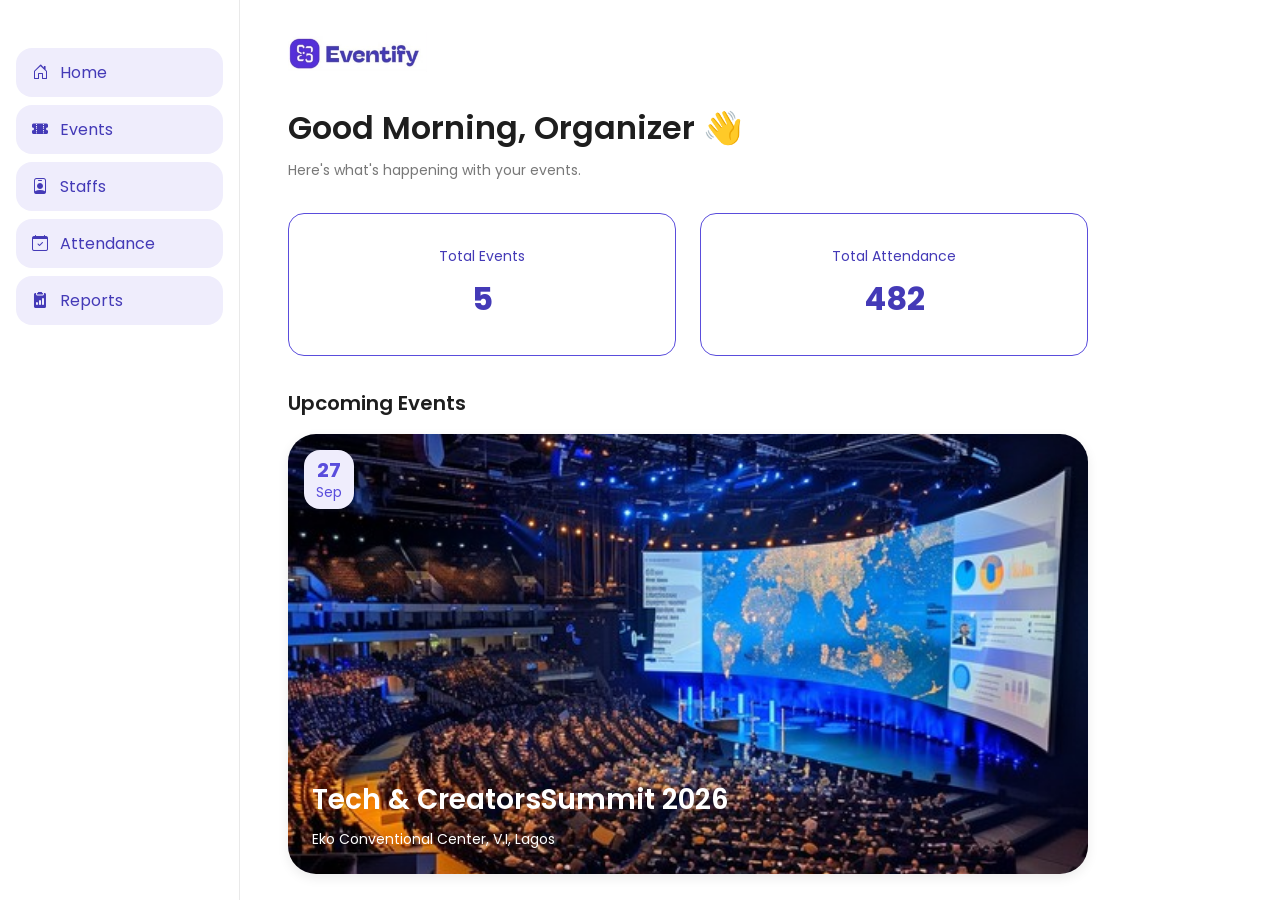
<file: index.html>
<!DOCTYPE html>
<html lang="en">
<head>
    <meta charset="UTF-8">
    <meta name="viewport" content="width=device-width, initial-scale=1.0">
    <title>Eventify-home</title>
    <link rel="stylesheet" href="https://cdn.jsdelivr.net/npm/bootstrap-icons@1.11.3/font/bootstrap-icons.css">
    <link rel="stylesheet" href="style.css">
</head>
<body class="home">

<header class="top-bar">
    <a href="index.html" class="brand">
    <img src="images/full-logo-img.jpeg" alt="Eventifylogo">
</a>
</header>

<main>
<section class="greeting">
<h1>Good Morning, Organizer 👋 </h1>
<p>Here's what's happening with your events.</p>
</section>

<section class="stats">
<div class="stat-card">
<p>Total Events</p>
<strong>5</strong>
</div>

<div class="stat-card">
<p>Total Attendance</p>
<strong>482</strong>
</div>
</section>

<section class="upcoming">
<h2>Upcoming Events</h2>

<a href="eventdetails.html">
    <article class="event-card">
<img src="images/event-img.jpeg" alt="Tech & Creators Summit 2026">
</a>

<div class="date-badge">
<strong>27</strong>
<span>Sep</span>
</div>

<div class="event-info">
<h3>Tech &amp; CreatorsSummit 2026</h3>
<p> Eko  Conventional Center, V.I, Lagos</p>
</div>
</article>
</section>

<nav class="bottom-nav">
<a href="index.html" class="nav-item active">
<i class="bi bi-house-door"></i>
<span>Home</span>
</a>

<a href="createnewevent.html" class="nav-item active">
<i class="bi bi-ticket-perforated-fill"></i>
<span>Events</span>
</a>

<a href="#" class="nav-item active">
<i class="bi bi-person-badge"></i>
<span>Staffs</span>
</a>

<a href="uploadticketcode.html" class="nav-item active">
<i class="bi bi-calendar-check"></i>
<span>Attendance</span>
</a>

<a href="#" class="nav-item active">
<i class="bi bi-clipboard2-data-fill"></i>
<span>Reports</span>
</a>
</nav>
</main>



<script src="js/main.js"></script>
</body>
</html>
</file>
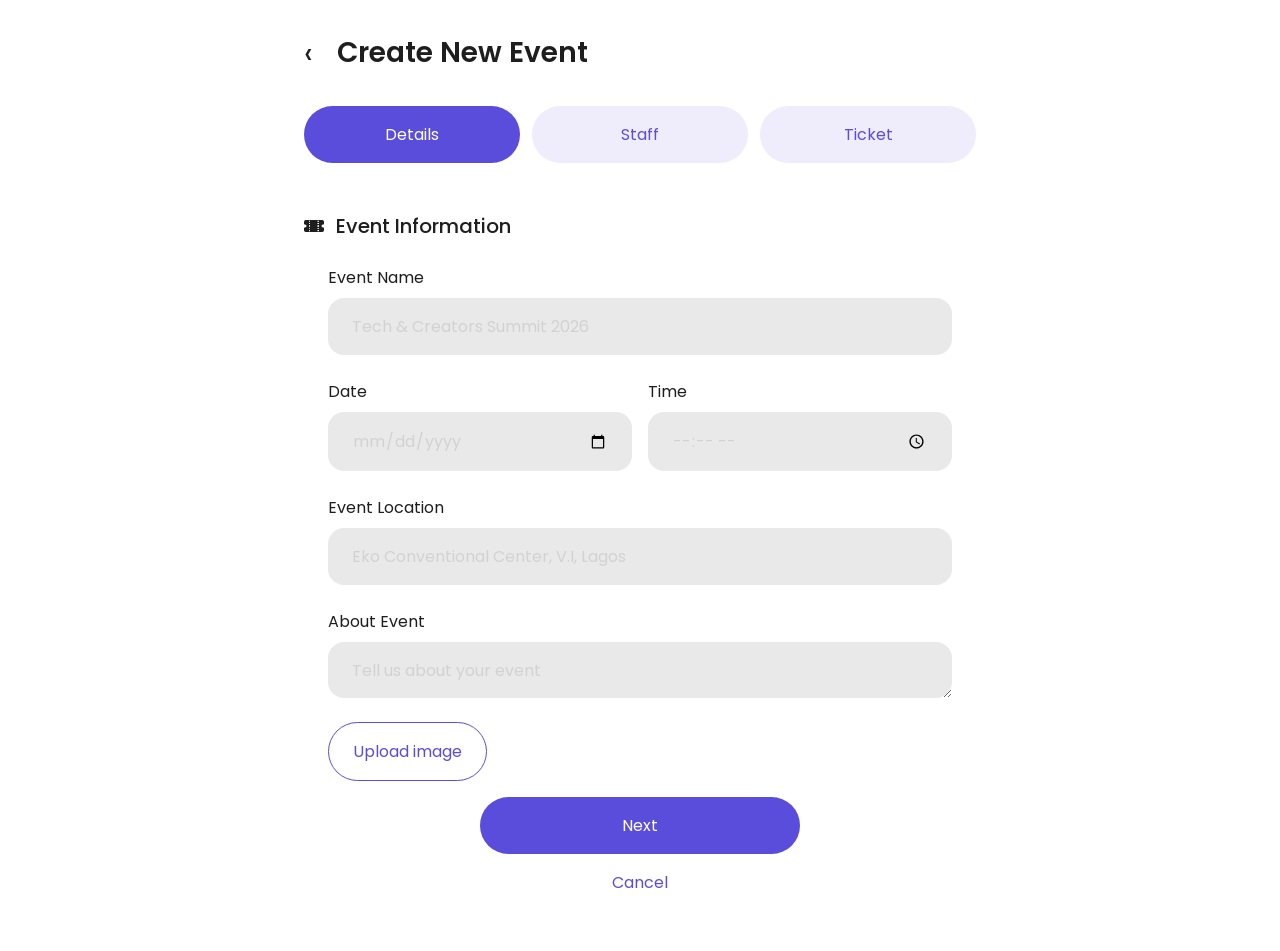
<file: createnewevent.html>
<!DOCTYPE html>
<html lang="en">
<head>
    <meta charset="UTF-8">
    <meta name="viewport" content="width=device-width, initial-scale=1.0">
    <title>Eventify-Create New Event</title>
    <link rel="stylesheet" href="https://cdn.jsdelivr.net/npm/bootstrap-icons@1.11.3/font/bootstrap-icons.css">
    <link rel="stylesheet" href="style.css">
</head>
<body>
 
    <header class="page-header">
    <a href="index.html" class="back-link" aria-label="Go back">&#8249;</a>
    <h1>Create New Event</h1>
    </header>

    <div class="tabs">
    <button type="button" class="tab active">Details</button>
    <button type="button" class="tab">Staff</button>
    <button type="button" class="tab" onclick="location.href= 'uploadticketcode.html'">Ticket</button>
    </div>

    <main>
    <h2 class="section-title"> <i class="bi bi-ticket-perforated-fill"></i>   Event Information</h2>

    <form action="event-details.html" class="event-form">
        <label for="event-name">Event Name</label>
        <input type="text" id="event-name" placeholder="Tech &amp; Creators Summit 2026">

        <div class="row">
        <div>
            <label for="event-date">Date</label>
        <input type="date" id="event-date">
        </div>

        <div>
            <label for="event-time">Time</label>
        <input type="time" id="event-time">
        </div>
        </div>

        <label for="event-location">Event Location</label>
        <input type="text" id="event-location" placeholder="Eko Conventional Center, V.I, Lagos">

        <label for="event-about">About Event</label>
        <textarea id="event-about" rows="1" placeholder="Tell us about your event"></textarea>

        <input type="file" id="event-image" accept="image/*" hidden>
        <label for="event-image" class="btn-outline">Upload image</label>

        <button type="submit" class="btn-primary">Next</button>
        <a href="createnewevent.html" class="cancel-link">Cancel</a>

    </form>
    </main>
<script src="js/main.js"></script>
</body>
</html>
</file>
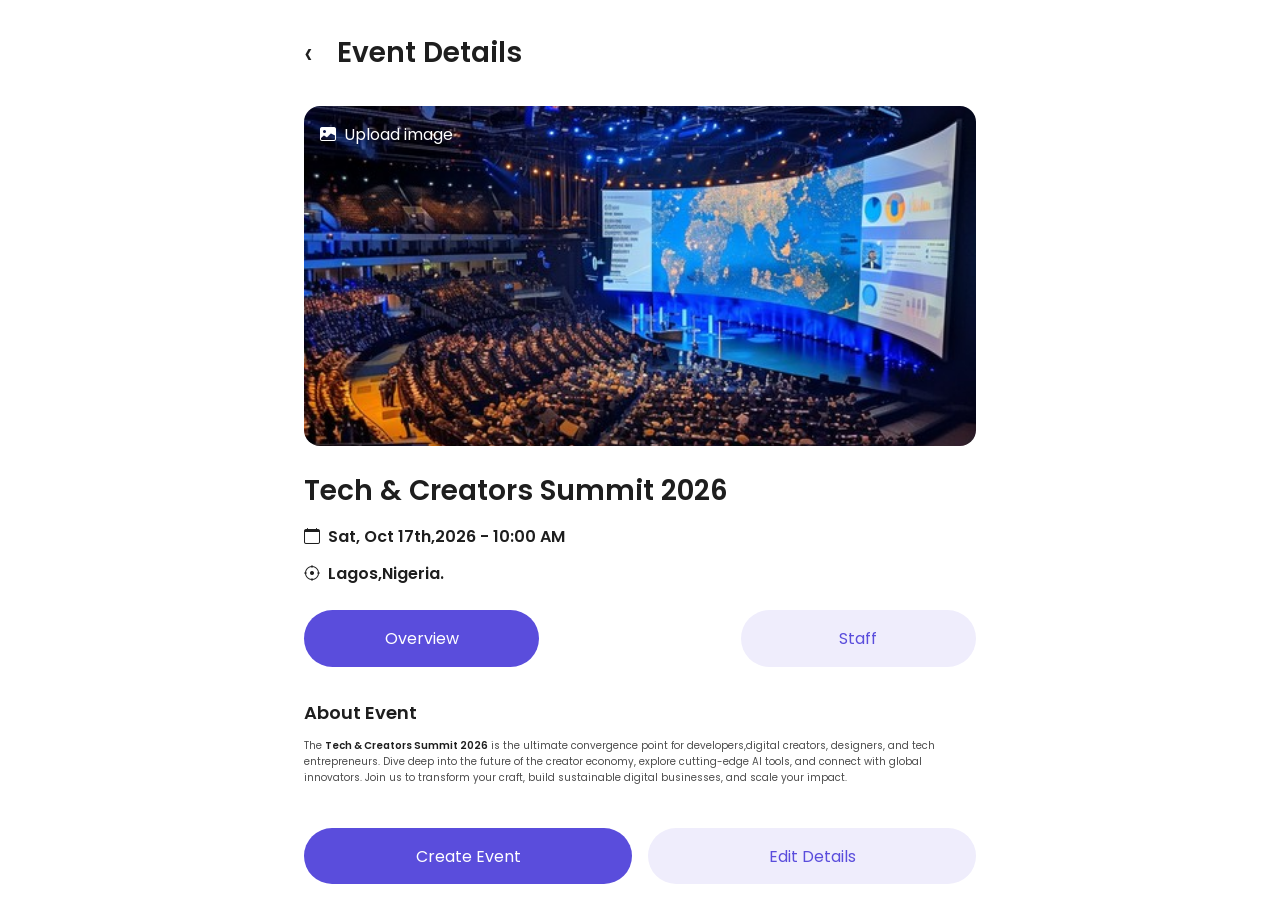
<file: eventdetails.html>
<!DOCTYPE html>
<html lang="en">
<head>
    <meta charset="UTF-8">
    <meta name="viewport" content="width=device-width, initial-scale=1.0">
    <title>Eventify-Event Details</title>
    <link rel="stylesheet" href="https://cdn.jsdelivr.net/npm/bootstrap-icons@1.11.3/font/bootstrap-icons.css">
    <link rel="stylesheet" href="style.css">
</head>
<body>
    <header class="page-header">
        <a href="createnewevent.html" class="back-link" aria-label="Go back">&#8249;</a>
        <h1>Event Details</h1>
    </header>

    

    <main class="details-page">
        <div class="event-banner">
            <img src="images/event-img.jpeg" alt="Tech & Creators Summit 2026">
            <input type="file" id="banner-upload" accept="image/*" hidden>
            <label for="banner-upload" class="banner-upload"><i class="bi bi-image-fill"></i> Upload image</label>
        </div>

        <h2 class="event-title">Tech &amp; Creators Summit 2026</h2>
        <p class="event-meta"> <i class="bi bi-calendar"></i> Sat, Oct 17th,2026 - 10:00 AM</p>
        <p class="event-meta"> <i class="bi bi-crosshair"></i>Lagos,Nigeria.</p>

        <div class="tabs two-tabs">
            <button type="button" class="tab active" data-target="overview">Overview</button>
            <button type="button" class="tab" data-target="staff">Staff</button>
        </div>

        <section id="overview" class="tab-panel">
            <h3>About Event</h3>
            <p>The <strong>Tech &amp; Creators Summit 2026</strong> is the ultimate convergence point for developers,digital creators, designers, and tech entrepreneurs. Dive deep into the future of the creator economy, explore cutting-edge AI tools, and connect with global innovators. Join us to transform your craft, build sustainable digital businesses, and scale your impact.</p>
        </section>

        <section id="staff" class="tab-panel" hidden>
            <h3>Staff</h3>
            <p>Staff list will go here.</p>
        </section>

        <div class="actions">
            <a href="index.html" class="btn-primary">Create Event</a>
            <a href="createnewevent.html" class="btn-soft">Edit Details</a>
        </div>

    </main>

    
<script src="js/main.js"></script>
</body>
</html>
</file>
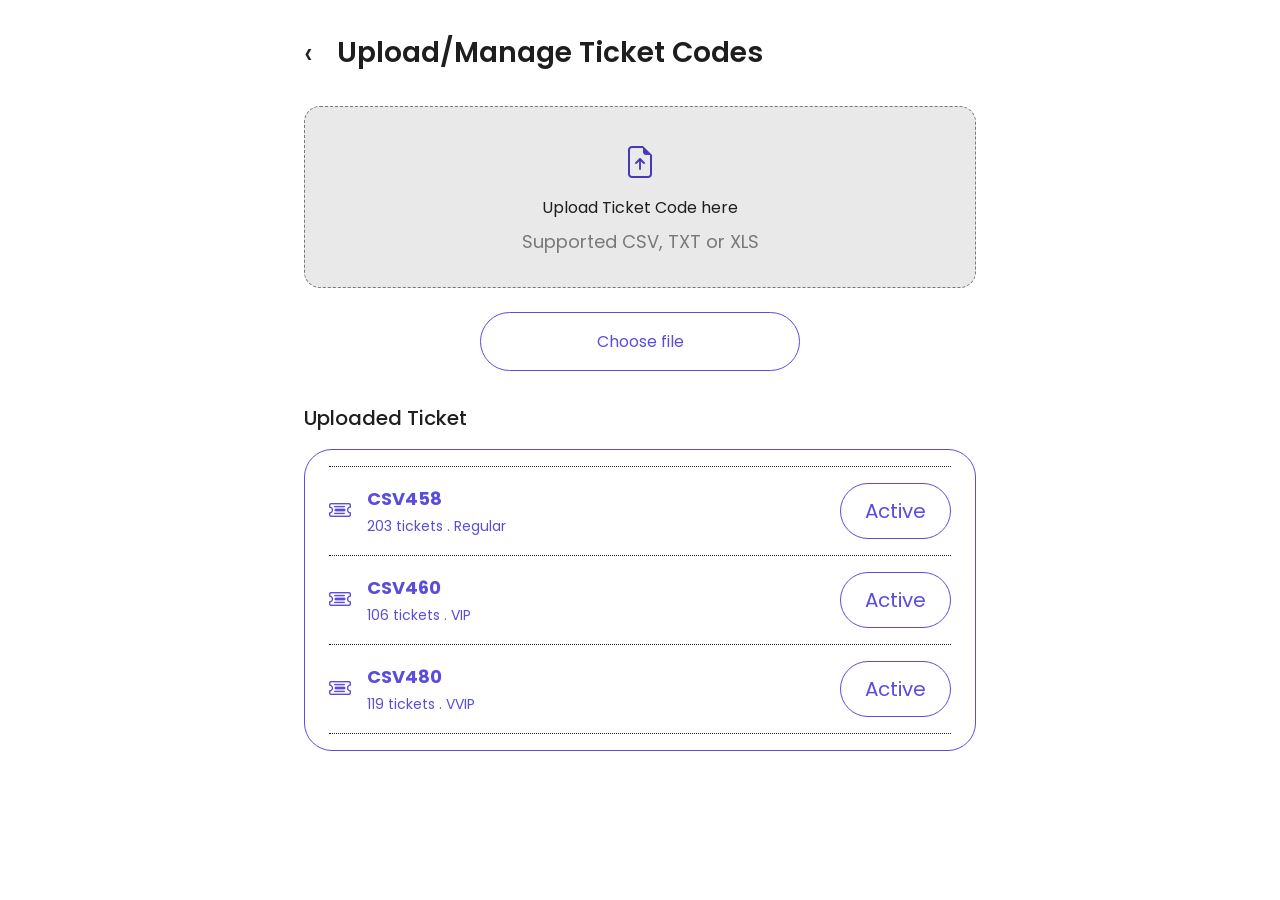
<file: uploadticketcode.html>
<!DOCTYPE html>
<html lang="en">
<head>
    <meta charset="UTF-8">
    <meta name="viewport" content="width=device-width, initial-scale=1.0">
    <title>Eventify-Ticket Codes</title>
    <link rel="stylesheet" href="https://cdn.jsdelivr.net/npm/bootstrap-icons@1.11.3/font/bootstrap-icons.css">
    <link rel="stylesheet" href="style.css">
</head>
<body>
    <header class="page-header">
        <a href="createnewevent.html" class="back-link" aria-label="Go back">&#8249</a>
        <h1>Upload/Manage Ticket Codes</h1>
    </header>


    <main class="tickets-page">
        <section class="upload-box"><span class="upload-icon"><i class="bi bi-file-earmark-arrow-up"></i></span>
        <p>Upload Ticket Code here</p>
        <small>Supported CSV, TXT or XLS</small>
    </section>

    <input type="file" id="ticket-file" accept=".csv, .txt, .xls" hidden>
    <label for="ticket-file" class="btn-outline">Choose file</label>

    <h2 class="section-title">Uploaded Ticket</h2>

    <ul class="ticket-list">
        <li class="ticket-row">
            <span class="ticket-icon"><i class="bi bi-ticket-detailed"></i></span>
            <div class="ticket-info"><strong class="ticket-code">  CSV458</strong>
            <P>203 tickets . Regular</P>
        </div>
        <span class="status-pill">Active</span>
        </li>

        <li class="ticket-row">
            <span class="ticket-icon"><i class="bi bi-ticket-detailed"></i></span>
            <div class="ticket-info"><strong class="ticket-code">CSV460</strong>
            <P>106 tickets . VIP</P>
        </div>
        <span class="status-pill">Active</span>
        </li>

        <li class="ticket-row">
            <span class="ticket-icon"><i class="bi bi-ticket-detailed"></i></span>
            <div class="ticket-info"><strong class="ticket-code">CSV480</strong>
            <P>119 tickets . VVIP</P>
        </div>
        <span class="status-pill">Active</span>
        </li>

    </ul>


    </main>

<script src="js/main.js"></script>
</body>
</html>
</file>
<file: style.css>
@import url("https://fonts.googleapis.com/css2?family=Poppins:wght@400;500;600&display=swap");
:root{
    /* purples */
    --purple-dark:#443AB7;
    --purple:#5A4DDC;
    --purple-60: color-mix(in srgb,var(--purple) 60%,white);
    --purple-40: color-mix(in srgb,var(--purple) 40%,white);
    --purple-10: color-mix(in srgb,var(--purple) 10%,white);

    /* greys */
    --ink:#1E1E1E;
    --ink-60: color-mix(in srgb,var(--ink) 60%,white);
    --ink-20: color-mix(in srgb,var(--ink) 20%,white);
    --ink-10: color-mix(in srgb,var(--ink) 10%,white);

    /* spacing */
    --space-1:4px;
    --space-2:8px;
    --space-3:12px;
    --space-4:16px;
    --space-5:24px;
    --space-6:32px;
    --space-7:48px;

    /* curvesand shadow */
    --radius-input:16px;
    --radius-card:28px;
    --radius-pill:999px;
    --shadow-card:0 4px 12px rgba(0,0,0,0.08);


    --font:"Poppins", "Inter", sans-serif;
}

*{
    margin: 0;
    padding: 0;
    box-sizing: border-box;
}

body{
    font-family: var(--font);
    color: var(--ink);
    background: #fff;
    padding-bottom: 96px;
}

img{
    display: block;
    max-width: 100%;
}

a{
    text-decoration: none;
    color: inherit;
}

main{
    padding: var(--space-5);
}

.top-bar{
    padding: var(--space-5);
}

.top-bar img{
    height: 40px;
}

.greeting h1{
    font-size: 24px;
    font-weight: 600;
}

.greeting p{
    margin-top: var(--space-2);
    font-size: 14px;
    color: var(--ink-60);
}

.stats{
    display: grid;
    grid-template-columns: 1fr 1fr;
    gap: var(--space-4);
    margin-top: var(--space-6);
}

.stat-card{
    border: 1.5px solid var(--purple);
    border-radius: var(--radius-input);
    padding: var(--space-5) var(--space-4);
    text-align: center;
    color: var(--purple-dark);
}

.stat-card p{
    font-size: 14px;
}

.stat-card strong{
    display: block;
    margin-top: var(--space-2);
    font-size: 24px;
}

.upcoming h2{
    margin: var(--space-6) 0 var(--space-4);
    font-size: 20px;
    font-weight: 600;
}

.event-card{
    position: relative;
    height: 360px;
    border-radius: var(--radius-card);
    overflow: hidden;
    box-shadow: var(--shadow-card);
    color: #fff;
}

.event-card img{
   position: absolute; 
   inset: 0;
   width: 100%;
   height: 100%;
   object-fit: cover;
}

.event-card::after{
    content: "";
    position: absolute;
    inset: 0;
    background: linear-gradient(to top, rgba (0,0,0,0.75), transparent 55%);
}

.date-badge{
    position: absolute;
    top: var(--space-4);
    left: var(--space-4);
    z-index: 1;
    padding: var(--space-2) var(--space-3);
    border-radius: var(--radius-input);
    background: var(--purple-10);
    color: var(--purple);
    text-align: center;
    line-height: 1.2;
}

.date-badge strong{
    display: block;
    font-size: 20px;
}

.date-badge span{
    font-size: 14px;
}

.event-info{
    position: absolute;
    left: var(--space-5);
    right: var(--space-5);
    bottom: var(--space-5);
    z-index: 1;

}

.event-info h3{
    font-size: 22px;
    font-weight: 600;
}

.event-info p{
    margin-top: var(--space-2);
    font-size: 14px;
}

.bottom-nav{
    position: fixed;
    left: 0;
    right: 0;
    bottom: 0;
    display: flex;
    justify-content: space-around;
    padding: var(--space-3) var(--space-3) var(--space-2);
    background: #fff;
    border-top: 1px solid var(--ink-10);
}

.nav-item{
    display: flex;
    flex-direction: column;
    align-items: center;
    gap: var(--space-1);
    font-size: 12px;
    color: var(--purple-60);
}

.nav-item.active{
    color: var(--purple-dark);   
}

.nav-icon{
    font-size: 22px;
}

/* next-shared */
.page-header{
display: flex;
align-items: center;
gap: var(--space-5);
padding: var(--space-5);
}

.page-header h1{
font-size: 22px;
font-weight: 600;
}

.back-link{
    font-size: 32px;
    line-height: 1;
    color: var(--ink);
}

.tabs{
    display: flex;
    gap: var(--space-3);
    padding: 0 var(--space-5);
    margin-bottom: var(--space-5);
}

.tab{
    flex: 1;
    padding: var(--space-4) var(--space-2);
    border: none;
    border-radius: var(--radius-pill);
    background: var(--purple-10);
    color: var(--purple);
    font-family: inherit;
    font-size: 16px;
    cursor: pointer;
}

.tab.active{
    background: var(--purple);
    color: #fff;
}


/* create event page */

.section-title{
    display: flex;
    align-items: center;
    margin-bottom: var(--space-5);
    font-size: 20px;
    font-weight: 500;
    gap: var(--space-3);
}

.event-form label{
    display: block;
    margin-bottom: var(--space-2);
    font-size: 16px;
}


.event-form input[type="text"],
.event-form input[type="date"],
.event-form input[type="time"],
.event-form textarea{
    display: block;
    width: 100%;
    margin-bottom: var(--space-5);
    padding: var(--space-4) var(--space-5);
    border: none;
    border-radius: var(--radius-input);
    background: var(--ink-10);
    font-family: inherit;
    font-size: 16px;
    color: var(--ink-20);
    outline: none;
    appearance: none;
}

.event-form input:focus,
.event-form textarea:focus{
    outline: 2px solid var(--purple-40);
}

.event-form textarea{
    resize: vertical;
    height: 56px;
}

.event-form input::placeholder,
.event-form textarea::placeholder{
    color: var(--ink-20);
}

.row{
    display: grid;
    grid-template-columns: 1fr 1fr;
    gap: var(--space-4);
}

.row > div{min-width: 0;}

.row input{min-width: 0;}



/* shared -buttons */

.btn-primary,
.btn-outline,
.btn-soft{
    display: block;
    width: 100%;
    padding: var(--space-4);
    border-radius: var(--radius-pill);
    font-family: inherit;
    font-size: 16px;
    text-align: center;
    cursor: pointer;
}

.btn-primary{
    border: none;
    background: var(--purple);
    color: #fff;
    margin-top: var(--space-5);
}

.btn-outline{
    width: auto;
    display: inline-block;
    padding: var(--space-4) var(--space-5);
    border: 1.5px solid var(--purple);
    background: #fff;
    color: var(--purple);
}

.btn-soft{
    border: none;
    background: var(--purple-10);
    color: var(--purple);
}

.event-form .btn-outline{
    display: inline-block;
    width: fit-content;
    margin-bottom: var(--space-4);
}

.event-form .btn-primary{
    margin-bottom: var(--space-4);
}

.cancel-link{
    display: block;
    text-align: center;
    color: var(--purple);
}


/* event details page */

.event-banner{
    position: relative;
    height: 230px;
    border-radius: var(--radius-input);
    overflow: hidden;
}

.event-banner img{
    width: 100%;
    height: 100%;
    object-fit: cover;
}

.banner-upload{
    position: absolute;
    top: var(--space-4);
    left: var(--space-4);
    display: flex;
    align-items: center;
    gap: var(--space-2);
    color: #fff;
    font-size: 16px;
    cursor: pointer;
}

.event-title{
    margin-top: var(--space-5);
    font-size: 18px;
    font-weight: 600;
}

.event-meta{
    display: flex;
    align-items: center;
    gap: var(--space-2);
    margin-top: var(--space-3);
    font-size: 16px;
    font-weight: 600;
}

.details-page{
    display: flex;
    flex-direction: column;
    min-height: calc(100dvh - 90px);
    padding: 0 var(--space-5) var(--space-6);

}

/* .details-page .tabs{
    display: flex;
    padding: 0 var(--space-5) var(--space-6);
    margin: var(--space-5) 0 var(--space-6);
    justify-content: space-between;
    gap: 0;
} */

.two-tabs{
    justify-content: space-between;
    padding: 0;
    margin: var(--space-5) 0 var(--space-6);
}

.two-tabs .tab{
    flex: 0 0 35%;
}


.tab-panel h3{
    margin-bottom: var(--space-3);
    font-size: 18px;
    font-weight: 600;
}

.tab-panel p{
    font-size: 10px;
    line-height: 1.6;
    color:#4d4d4d;

}

.tab-panel strong{font-weight: 600;
color: #1E1E1E;}

.tab-panel[hidden]{display: none;}

.actions{
    display: grid;
    gap: var(--space-4);
    margin-top: auto;
    padding-top: var(--space-6);

}

body:has(.details-page){padding-bottom: 0;}


/* ticket code page */

.tickets-page{
    padding: 0 var(--space-5) var(--space-6);
}

.upload-box{
    display: flex;
    flex-direction: column;
    align-items: center;
    gap: var(--space-2);
    padding: var(--space-6) var(--space-4);
    border: 1.5px dashed var(--ink-60);
    border-radius: var(--radius-input);
    background: var(--ink-10);
    text-align: center;
    margin-bottom: var(--space-5);
}

.upload-icon{
    font-size: 32px;
    color: var(--purple-dark);
}

.upload-box small{
    font-size: 18px;
    color: var(--ink-60);
}
.tickets-page .btn-outline{
    display: block;
    width: 100%;
    margin-top: var(--space-4);
}

.tickets-page .section-title{
    margin: var(--space-6) 0 var(--space-4);
}

.ticket-list{
    list-style: none;
    padding: var(--space-4) var(--space-5);
    border: 1.5px solid var(--purple);
    border-radius: var(--radius-card);
}

.ticket-row{
    display: flex;
    align-items: center;
    gap: var(--space-4);
    padding: var(--space-4) 0;
    border-bottom: 1.5px dotted var(--ink);
}

.ticket-row:first-child{ border-top: 1.5px dotted var(--ink);}

.ticket-icon{
    font-size: 22px;
    color: var(--purple);
}

.ticket-info{flex: 1;}

.ticket-code{
    display: block;
    font-size: 18px;
    color: var(--purple);
}

.ticket-info p{
    margin-top: var(--space-1);
    font-size: 14px;
    color: var(--purple);
}

.status-pill{
    padding: var(--space-3) var(--space-5);
    border: 1.5px solid var(--purple);
    border-radius: var(--radius-pill);
    font-size: 20px;
    color: var(--purple);
}



@media(min-width: 900px) {
body{padding-bottom: 0;}

.home{padding-left: 240px;}

.home main{
    max-width: 1000px;
    margin: 0;
    padding: 0 var(--space-7) var(--space-7);
}

.home .top-bar{padding: var(--space-6) var(--space-7);}

.bottom-nav{
    z-index: 10;
    background: #fff;
}

.page-header,
.tabs,
main{
    max-width: 720px;
    margin-left: auto;
    margin-right: auto;
}

.page-header{
    padding: var(--space-6) var(--space-5);
}

.page-header h1{
    font-size: 28px;
}

.tab:hover{background: var(--purple-40);}

.tab.tab.active:hover{background: var(--purple);}

.btn-primary:hover{background: var(--purple-dark);}

.btn-soft:hover,
.btn-outline:hover{background: var(--purple-10);}

.ticket-row:hover{background: var(--purple-10);}

/* body:has(.bottom-nav){padding-left: 240px;} */

/* body:has(.bottom-nav) .top-bar{padding: var(--space-6) var(--space-7);} */

.bottom-nav{
    top: 0;
    right: auto;
    width: 240px;
    flex-direction: column;
    justify-content: flex-start;
    gap: var(--space-2);
    padding: var(--space-7) var(--space-4);
    border-top: none;
    border-right: 1px solid var(--ink-10);
}

.nav-item{
    flex-direction: row;
    gap: var(--space-3) ;
    padding: var(--space-3) var(--space-4);
    border-radius: var(--radius-input);
    font-size: 16px;
}

.nav-item:hover{background: var(--purple-10);}
.nav-item.active{background: var(--purple-10);}

.greeting h1{font-size: 32px;}
.stats{
    gap: var(--space-5);
    max-width: 800px;
}

.stat-card{padding: var(--space-6) var(--space-5);}

.stat-card strong{font-size: 32px;}

.event-card{
    max-width: 800px;
    height: 440px;
}

.event-info h3{font-size: 28px;}

.event-form{padding: 0 var(--space-5) var(--space-6);}

.event-form .btn-primary{
    max-width: 320px;
    margin: 0 auto var(--space-4);
}

.event-banner{height: 340px;}
.event-title{font-size: 28px;}
.actions{
    grid-template-columns:repeat(2, minmax(0,1fr)) ;
    align-items: stretch;
}

.actions .btn-primary,
.actions .btn-soft{
    display: flex;
    align-items: center;
    justify-content: center;
    width: 100%;
    padding: var(--space-4);
}

.actions{
    flex-direction: row;
    align-items: flex-start;
}

.actions a{
    flex: 1;
    width: auto;
    height: 56px;
    margin: 0;
}

.tickets-page .btn-outline{
    max-width: 320px;
    margin-left: auto;
    margin-right: auto;
}

.two-tabs{width: 100%;}

}
</file>
